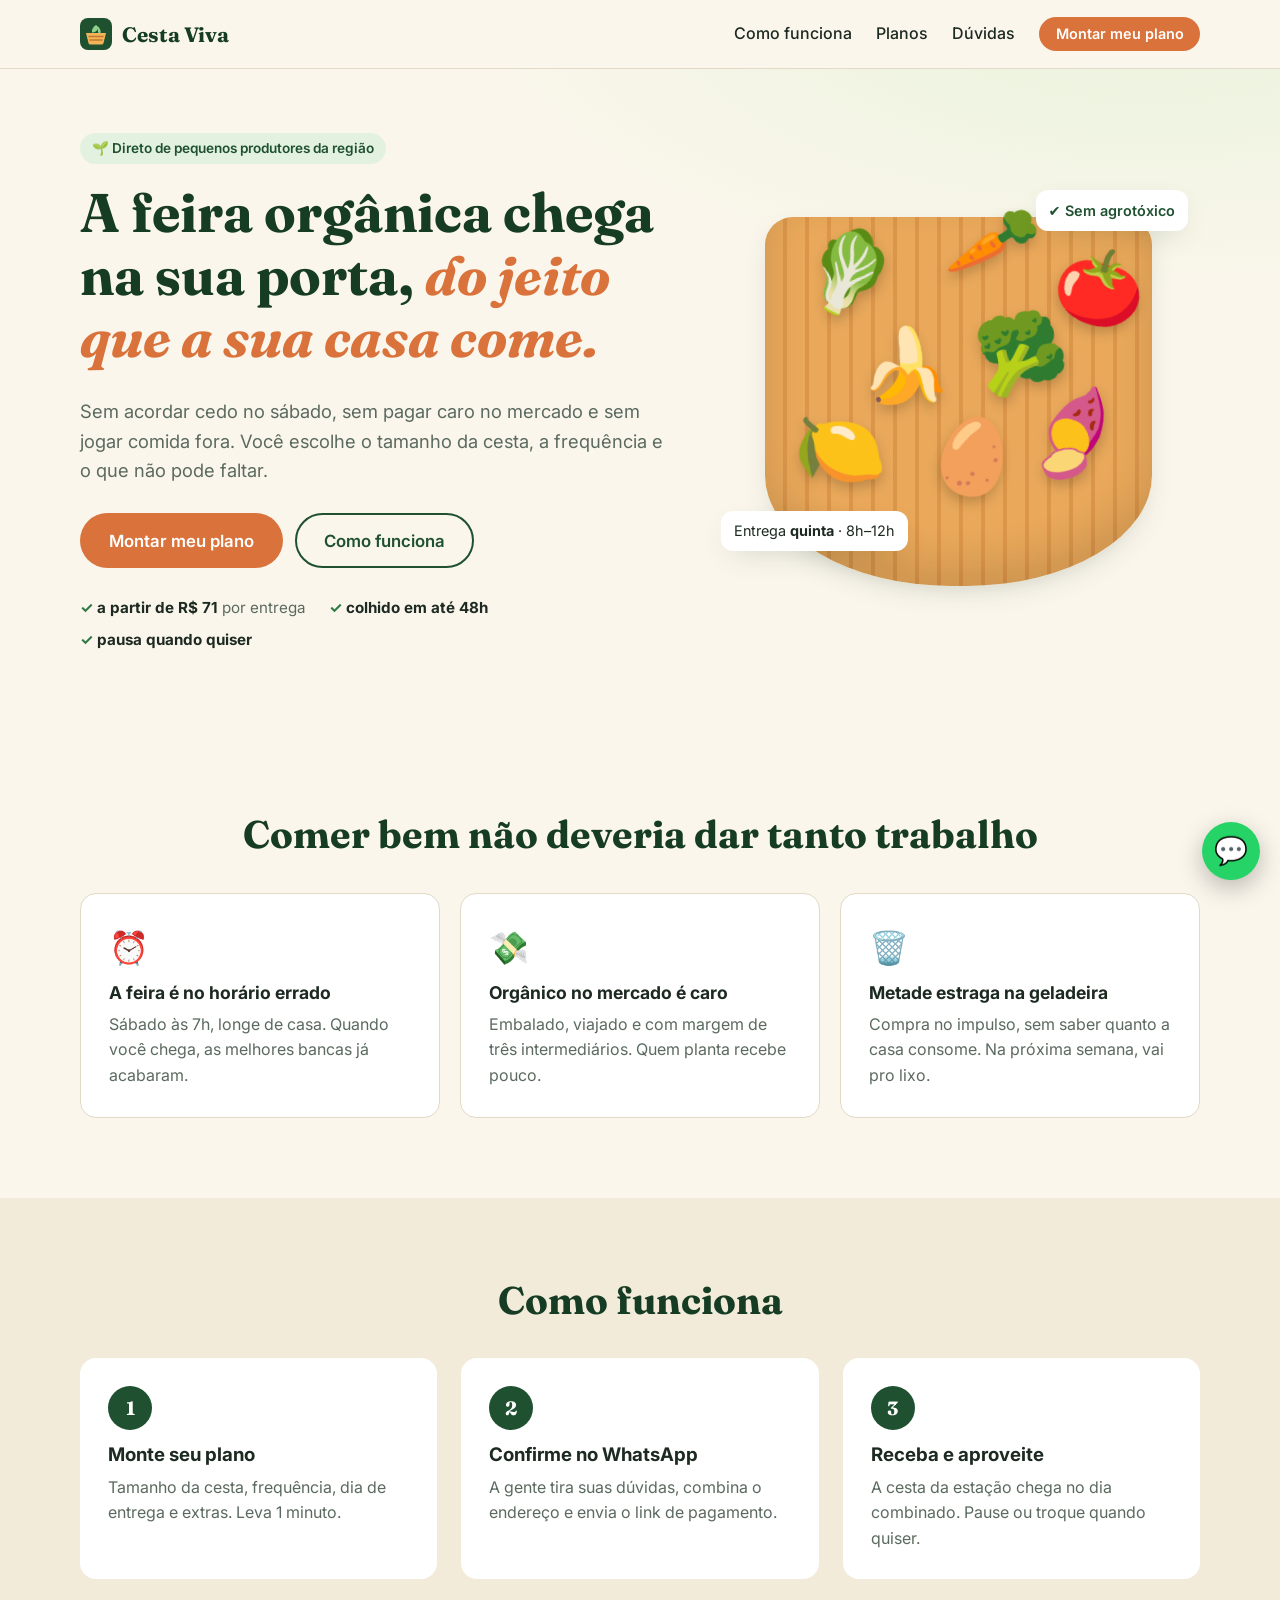
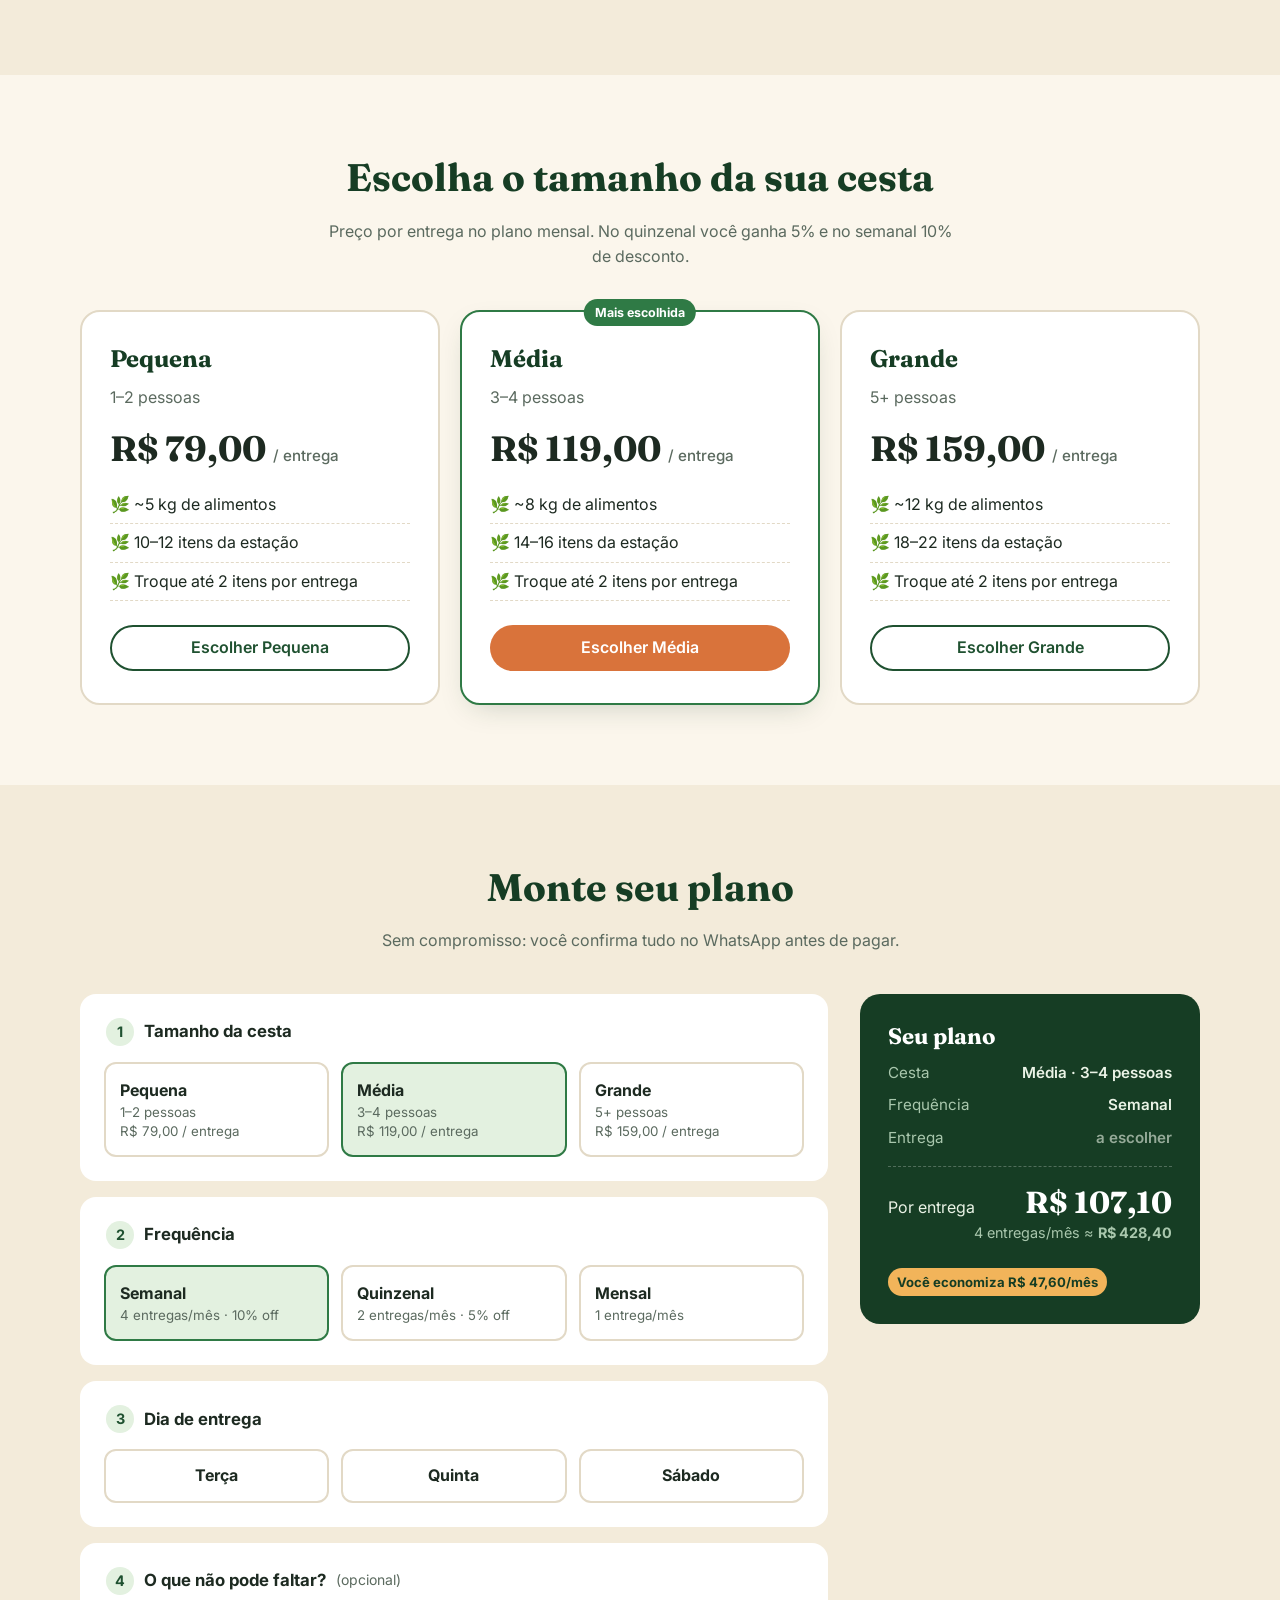
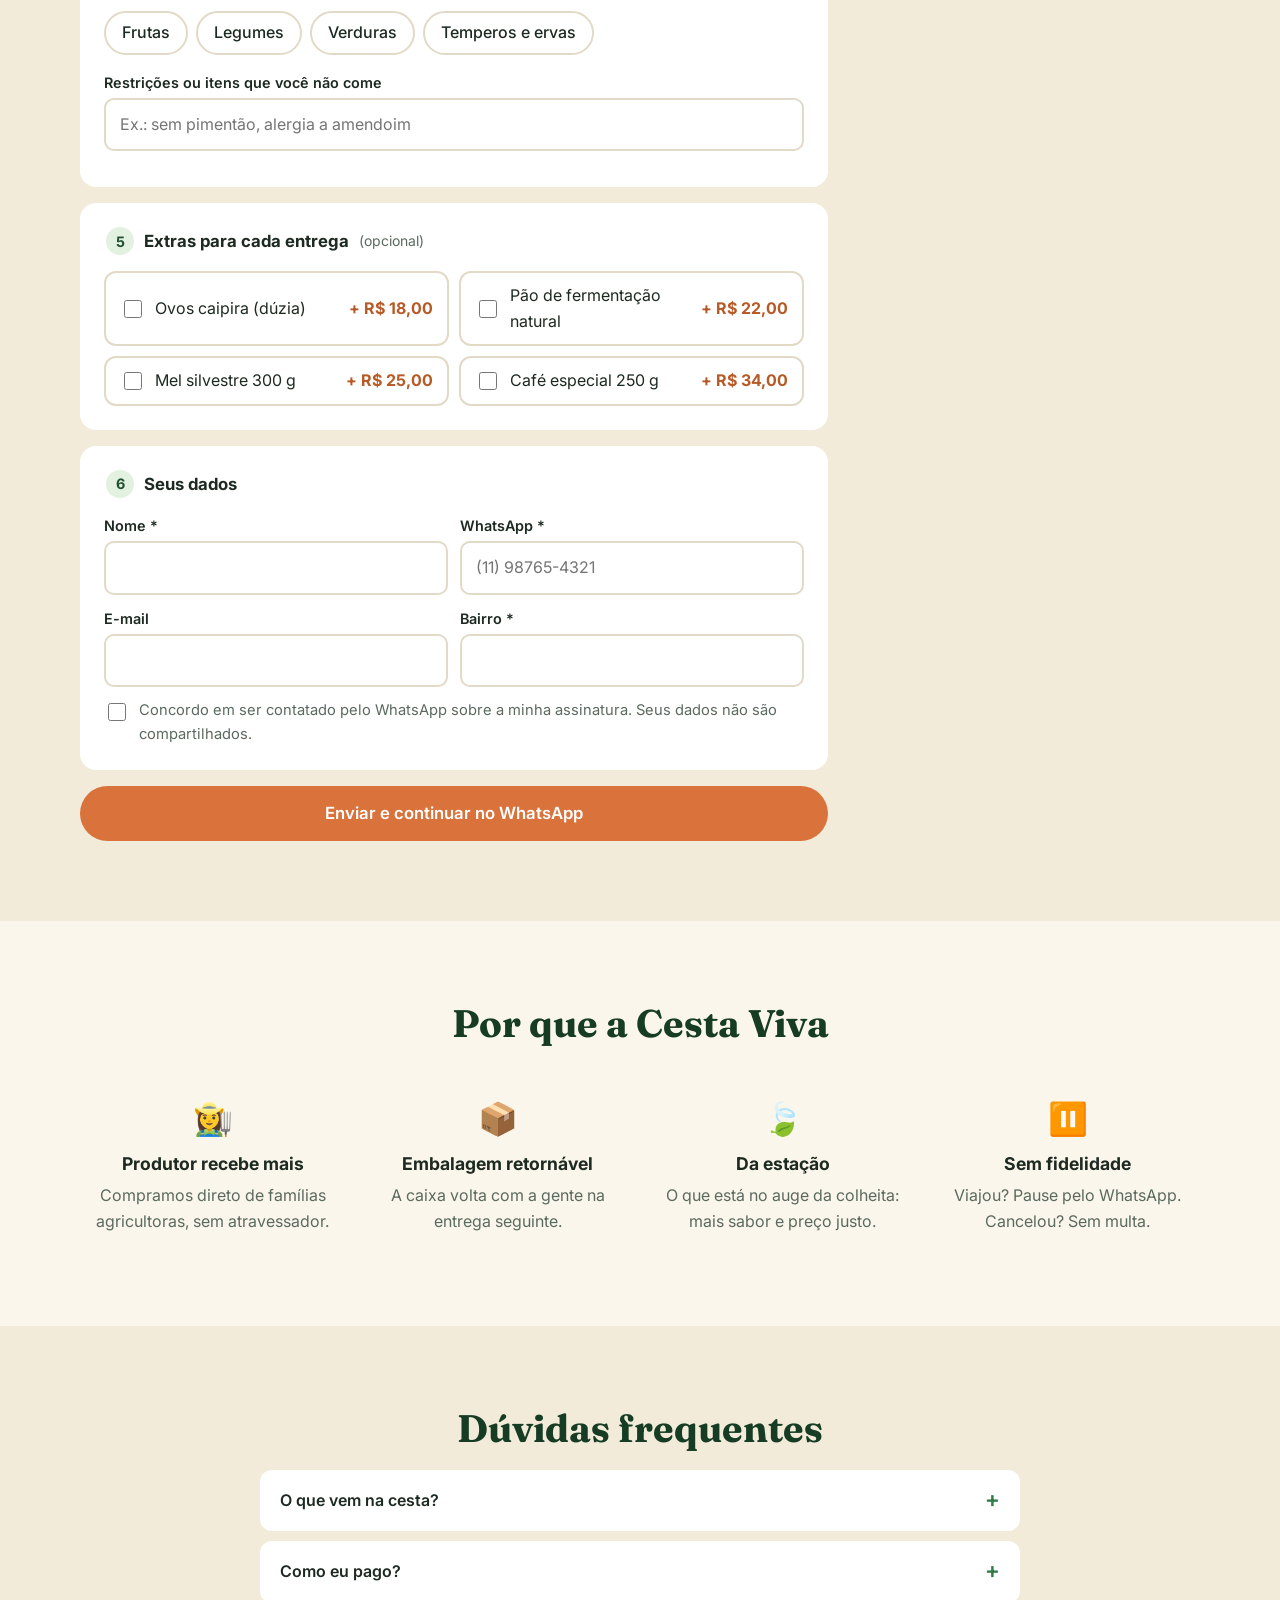
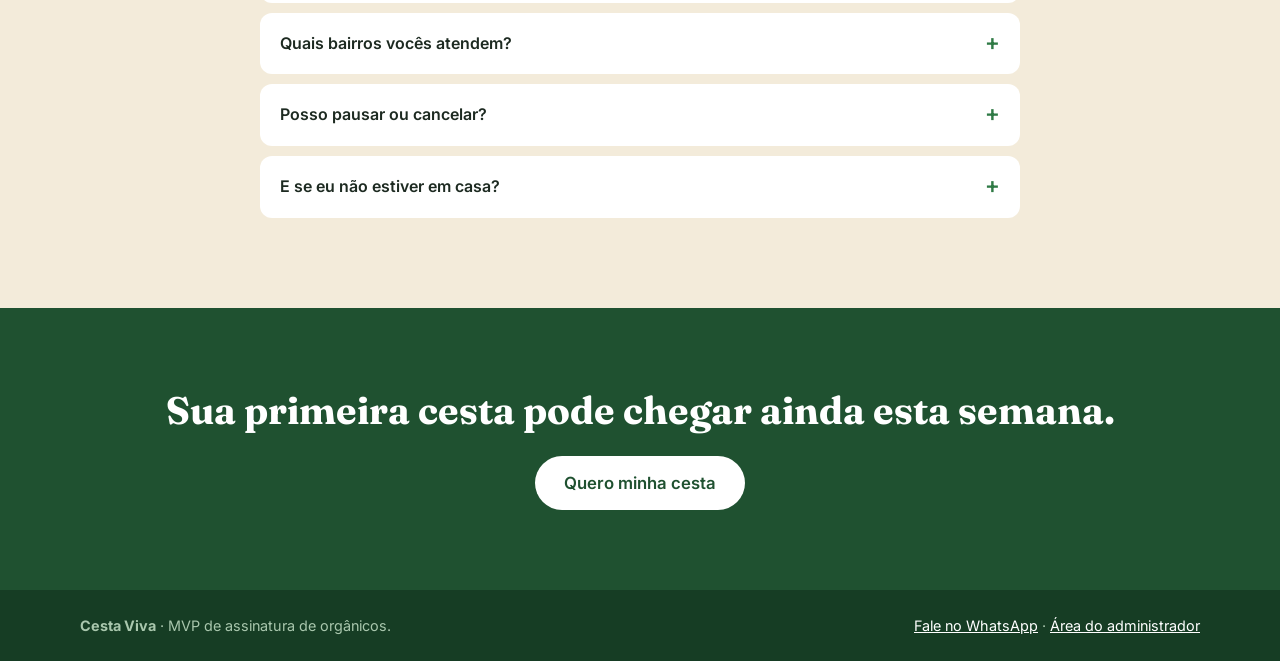
<file: index.html>
<!doctype html>
<html lang="pt-BR">
<head>
  <meta charset="utf-8">
  <meta name="viewport" content="width=device-width, initial-scale=1">
  <title>Cesta Viva — feira orgânica na sua porta</title>
  <meta name="description" content="Assinatura de cestas de orgânicos de pequenos produtores. Monte seu plano em 1 minuto e receba em casa.">
  <link rel="icon" href="assets/favicon.svg" type="image/svg+xml">
  <link rel="preconnect" href="https://fonts.googleapis.com">
  <link rel="preconnect" href="https://fonts.gstatic.com" crossorigin>
  <link href="https://fonts.googleapis.com/css2?family=Fraunces:opsz,wght@9..144,600;9..144,700&family=Inter:wght@400;500;600;700&display=swap" rel="stylesheet">
  <link rel="stylesheet" href="css/style.css">
</head>
<body>
  <a class="skip" href="#montar">Pular para o formulário</a>

  <header class="site-header">
    <div class="container nav">
      <a href="#" class="logo" aria-label="Cesta Viva — início">
        <img src="assets/favicon.svg" alt="" width="32" height="32"> Cesta Viva
      </a>
      <button class="nav-toggle" aria-expanded="false" aria-controls="menu" aria-label="Abrir menu">☰</button>
      <nav id="menu" class="menu">
        <a href="#como-funciona">Como funciona</a>
        <a href="#planos">Planos</a>
        <a href="#faq">Dúvidas</a>
        <a href="#montar" class="btn btn-sm">Montar meu plano</a>
      </nav>
    </div>
  </header>

  <main>
    <!-- HERO -->
    <section class="hero">
      <div class="container hero-grid">
        <div>
          <span class="pill">🌱 Direto de pequenos produtores da região</span>
          <h1>A feira orgânica chega na sua porta, <em>do jeito que a sua casa come.</em></h1>
          <p class="lead">Sem acordar cedo no sábado, sem pagar caro no mercado e sem jogar comida fora. Você escolhe o tamanho da cesta, a frequência e o que não pode faltar.</p>
          <div class="hero-cta">
            <a href="#montar" class="btn btn-lg">Montar meu plano</a>
            <a href="#como-funciona" class="btn btn-ghost btn-lg">Como funciona</a>
          </div>
          <ul class="hero-proof">
            <li><strong>a partir de R$ 71</strong> por entrega</li>
            <li><strong>colhido em até 48h</strong></li>
            <li><strong>pausa quando quiser</strong></li>
          </ul>
        </div>
        <div class="hero-art" aria-hidden="true">
          <div class="basket">
            <span style="--x:12%;--y:8%;--r:-12deg">🥬</span>
            <span style="--x:46%;--y:0%;--r:8deg">🥕</span>
            <span style="--x:72%;--y:12%;--r:18deg">🍅</span>
            <span style="--x:24%;--y:34%;--r:6deg">🍌</span>
            <span style="--x:56%;--y:30%;--r:-10deg">🥦</span>
            <span style="--x:8%;--y:56%;--r:-4deg">🍋</span>
            <span style="--x:40%;--y:58%;--r:12deg">🥚</span>
            <span style="--x:70%;--y:52%;--r:-16deg">🍠</span>
          </div>
          <div class="tag tag-1">Entrega <strong>quinta</strong> · 8h–12h</div>
          <div class="tag tag-2">✔ Sem agrotóxico</div>
        </div>
      </div>
    </section>

    <!-- DOR -->
    <section class="section pain">
      <div class="container">
        <h2 class="section-title">Comer bem não deveria dar tanto trabalho</h2>
        <div class="cards-3">
          <article class="card">
            <span class="icon">⏰</span>
            <h3>A feira é no horário errado</h3>
            <p>Sábado às 7h, longe de casa. Quando você chega, as melhores bancas já acabaram.</p>
          </article>
          <article class="card">
            <span class="icon">💸</span>
            <h3>Orgânico no mercado é caro</h3>
            <p>Embalado, viajado e com margem de três intermediários. Quem planta recebe pouco.</p>
          </article>
          <article class="card">
            <span class="icon">🗑️</span>
            <h3>Metade estraga na geladeira</h3>
            <p>Compra no impulso, sem saber quanto a casa consome. Na próxima semana, vai pro lixo.</p>
          </article>
        </div>
      </div>
    </section>

    <!-- COMO FUNCIONA -->
    <section id="como-funciona" class="section alt">
      <div class="container">
        <h2 class="section-title">Como funciona</h2>
        <ol class="steps">
          <li><span>1</span><h3>Monte seu plano</h3><p>Tamanho da cesta, frequência, dia de entrega e extras. Leva 1 minuto.</p></li>
          <li><span>2</span><h3>Confirme no WhatsApp</h3><p>A gente tira suas dúvidas, combina o endereço e envia o link de pagamento.</p></li>
          <li><span>3</span><h3>Receba e aproveite</h3><p>A cesta da estação chega no dia combinado. Pause ou troque quando quiser.</p></li>
        </ol>
      </div>
    </section>

    <!-- PLANOS -->
    <section id="planos" class="section">
      <div class="container">
        <h2 class="section-title">Escolha o tamanho da sua cesta</h2>
        <p class="section-sub">Preço por entrega no plano mensal. No quinzenal você ganha 5% e no semanal 10% de desconto.</p>
        <div class="plans" id="plan-cards"></div>
      </div>
    </section>

    <!-- FORMULÁRIO -->
    <section id="montar" class="section alt">
      <div class="container">
        <h2 class="section-title">Monte seu plano</h2>
        <p class="section-sub">Sem compromisso: você confirma tudo no WhatsApp antes de pagar.</p>

        <div class="builder">
          <form id="plan-form" novalidate>
            <fieldset>
              <legend><span class="n">1</span> Tamanho da cesta</legend>
              <div class="choice-grid" id="f-size"></div>
            </fieldset>

            <fieldset>
              <legend><span class="n">2</span> Frequência</legend>
              <div class="choice-grid" id="f-frequency"></div>
            </fieldset>

            <fieldset>
              <legend><span class="n">3</span> Dia de entrega</legend>
              <div class="choice-grid small" id="f-day"></div>
            </fieldset>

            <fieldset>
              <legend><span class="n">4</span> O que não pode faltar? <small>(opcional)</small></legend>
              <div class="chips" id="f-preferences"></div>
              <label class="field">
                <span>Restrições ou itens que você não come</span>
                <input type="text" name="notes" maxlength="200" placeholder="Ex.: sem pimentão, alergia a amendoim">
              </label>
            </fieldset>

            <fieldset>
              <legend><span class="n">5</span> Extras para cada entrega <small>(opcional)</small></legend>
              <div class="extras" id="f-extras"></div>
            </fieldset>

            <fieldset>
              <legend><span class="n">6</span> Seus dados</legend>
              <div class="row-2">
                <label class="field">
                  <span>Nome *</span>
                  <input type="text" name="name" autocomplete="name" required maxlength="80">
                </label>
                <label class="field">
                  <span>WhatsApp *</span>
                  <input type="tel" name="phone" autocomplete="tel" inputmode="tel" required placeholder="(11) 98765-4321">
                </label>
              </div>
              <div class="row-2">
                <label class="field">
                  <span>E-mail</span>
                  <input type="email" name="email" autocomplete="email" maxlength="120">
                </label>
                <label class="field">
                  <span>Bairro *</span>
                  <input type="text" name="neighborhood" required maxlength="60">
                </label>
              </div>
              <label class="check">
                <input type="checkbox" name="consent" required>
                <span>Concordo em ser contatado pelo WhatsApp sobre a minha assinatura. Seus dados não são compartilhados.</span>
              </label>
            </fieldset>

            <p class="form-error" id="form-error" role="alert" hidden></p>
            <button type="submit" class="btn btn-lg btn-block">Enviar e continuar no WhatsApp</button>
          </form>

          <aside class="summary" aria-live="polite">
            <h3>Seu plano</h3>
            <div id="summary-body"><p class="muted">Escolha o tamanho e a frequência para ver o valor.</p></div>
          </aside>
        </div>

        <!-- sucesso -->
        <div class="success" id="success" hidden tabindex="-1">
          <div class="success-icon">🧺</div>
          <h3>Pedido recebido, <span id="success-name"></span>!</h3>
          <p>Agora é só confirmar com a gente pelo WhatsApp. A mensagem já vai pronta com o seu plano.</p>
          <a class="btn btn-lg btn-wa" id="success-wa" target="_blank" rel="noopener">💬 Abrir WhatsApp</a>
          <button type="button" class="btn btn-ghost" id="success-back">Montar outro plano</button>
        </div>
      </div>
    </section>

    <!-- BENEFÍCIOS -->
    <section class="section">
      <div class="container">
        <h2 class="section-title">Por que a Cesta Viva</h2>
        <div class="cards-4">
          <article class="card flat"><span class="icon">👩‍🌾</span><h3>Produtor recebe mais</h3><p>Compramos direto de famílias agricultoras, sem atravessador.</p></article>
          <article class="card flat"><span class="icon">📦</span><h3>Embalagem retornável</h3><p>A caixa volta com a gente na entrega seguinte.</p></article>
          <article class="card flat"><span class="icon">🍃</span><h3>Da estação</h3><p>O que está no auge da colheita: mais sabor e preço justo.</p></article>
          <article class="card flat"><span class="icon">⏸️</span><h3>Sem fidelidade</h3><p>Viajou? Pause pelo WhatsApp. Cancelou? Sem multa.</p></article>
        </div>
      </div>
    </section>

    <!-- FAQ -->
    <section id="faq" class="section alt">
      <div class="container narrow">
        <h2 class="section-title">Dúvidas frequentes</h2>
        <details><summary>O que vem na cesta?</summary><p>Uma seleção de frutas, legumes, verduras e temperos da estação. Na véspera da entrega mandamos a lista pelo WhatsApp e você pode trocar até 2 itens.</p></details>
        <details><summary>Como eu pago?</summary><p>Depois de confirmar o plano no WhatsApp, você recebe um link de pagamento (Pix ou cartão). A cobrança é por ciclo de entregas.</p></details>
        <details><summary>Quais bairros vocês atendem?</summary><p>Estamos começando por uma região pequena para garantir frescor. Informe seu bairro no formulário e confirmamos na conversa.</p></details>
        <details><summary>Posso pausar ou cancelar?</summary><p>Sim, a qualquer momento e sem multa. Basta avisar até 2 dias antes da próxima entrega.</p></details>
        <details><summary>E se eu não estiver em casa?</summary><p>Combinamos com a portaria ou um vizinho. A cesta é entregue em caixa térmica retornável.</p></details>
      </div>
    </section>

    <section class="section cta-final">
      <div class="container">
        <h2>Sua primeira cesta pode chegar ainda esta semana.</h2>
        <a href="#montar" class="btn btn-lg btn-light">Quero minha cesta</a>
      </div>
    </section>
  </main>

  <footer class="site-footer">
    <div class="container footer-grid">
      <p><strong>Cesta Viva</strong> · MVP de assinatura de orgânicos.</p>
      <p><a id="footer-wa" target="_blank" rel="noopener">Fale no WhatsApp</a> · <a href="admin.html">Área do administrador</a></p>
    </div>
  </footer>

  <a class="wa-float" id="wa-float" target="_blank" rel="noopener" aria-label="Falar no WhatsApp">💬</a>

  <script src="js/shared.js"></script>
  <script src="js/store.js"></script>
  <script src="js/app.js"></script>
</body>
</html>
</file>
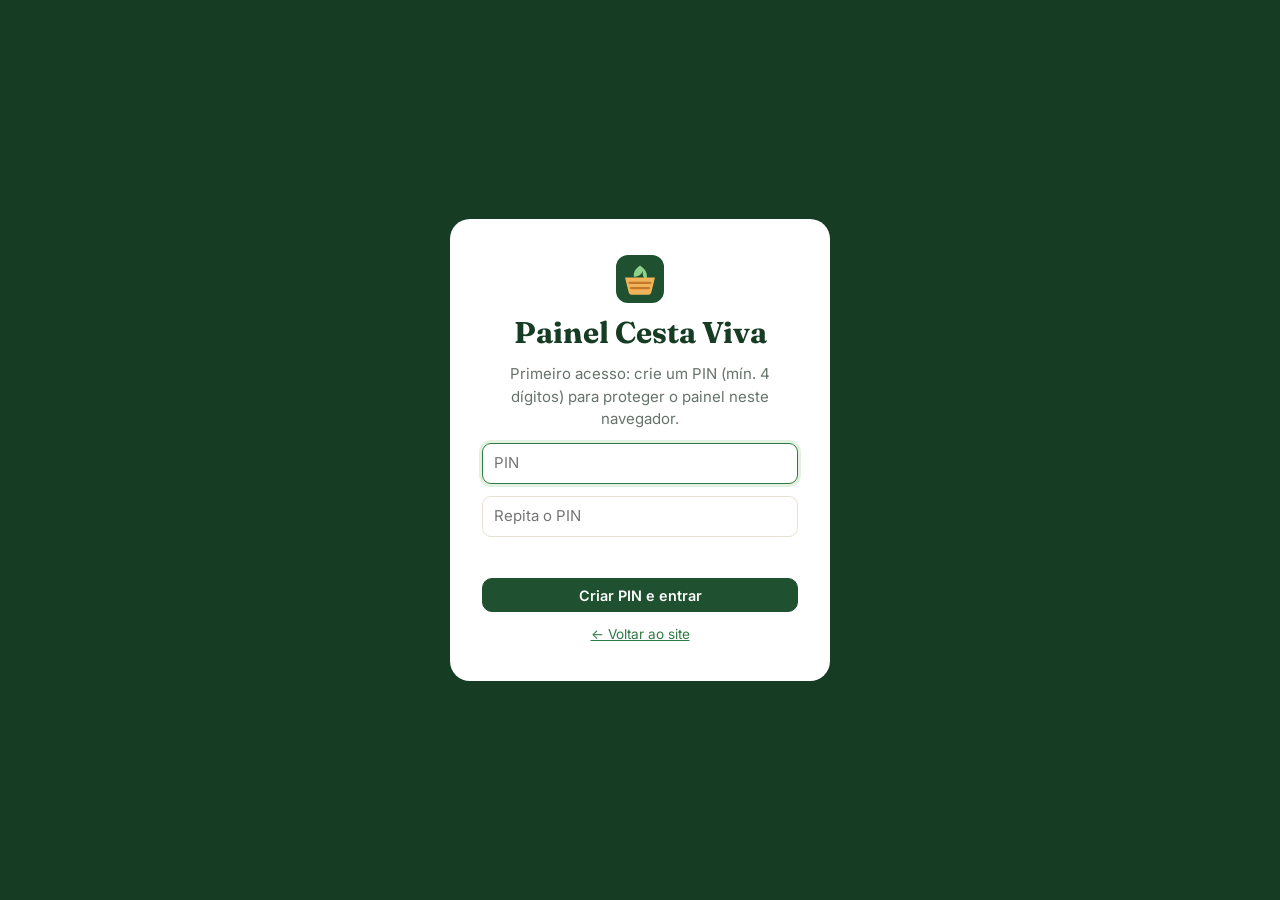
<file: admin.html>
<!doctype html>
<html lang="pt-BR">
<head>
  <meta charset="utf-8">
  <meta name="viewport" content="width=device-width, initial-scale=1">
  <meta name="robots" content="noindex, nofollow">
  <title>Painel · Cesta Viva</title>
  <link rel="icon" href="assets/favicon.svg" type="image/svg+xml">
  <link rel="preconnect" href="https://fonts.googleapis.com">
  <link rel="preconnect" href="https://fonts.gstatic.com" crossorigin>
  <link href="https://fonts.googleapis.com/css2?family=Fraunces:opsz,wght@9..144,700&family=Inter:wght@400;500;600;700&display=swap" rel="stylesheet">
  <link rel="stylesheet" href="css/admin.css">
</head>
<body>
  <!-- ===== Acesso por PIN ===== -->
  <div class="gate" id="gate" hidden>
    <form class="gate-card" id="gate-form">
      <img src="assets/favicon.svg" alt="" width="48" height="48">
      <h1>Painel Cesta Viva</h1>
      <p id="gate-msg" class="muted"></p>
      <input type="password" id="gate-pin" inputmode="numeric" autocomplete="current-password" placeholder="PIN" minlength="4" maxlength="12" required>
      <input type="password" id="gate-pin2" inputmode="numeric" autocomplete="new-password" placeholder="Repita o PIN" minlength="4" maxlength="12" hidden>
      <p class="gate-err" id="gate-err" role="alert"></p>
      <button class="btn btn-primary btn-block" type="submit">Entrar</button>
      <a href="index.html" class="small">← Voltar ao site</a>
    </form>
  </div>

  <!-- ===== Aplicação ===== -->
  <div class="app" id="app" hidden>
    <aside class="sidebar" id="sidebar">
      <a class="brand" href="index.html" title="Ver site"><img src="assets/favicon.svg" alt="" width="30" height="30"> Cesta Viva</a>
      <nav>
        <button data-view="dashboard" class="active">📊 <span>Visão geral</span></button>
        <button data-view="leads">🧲 <span>Leads</span> <em class="count" id="count-leads"></em></button>
        <button data-view="clients">🧺 <span>Clientes</span></button>
        <button data-view="deliveries">🚚 <span>Entregas</span> <em class="count" id="count-deliveries"></em></button>
        <button data-view="reminders">⏰ <span>Lembretes</span> <em class="count warn" id="count-reminders"></em></button>
        <button data-view="settings">⚙️ <span>Dados</span></button>
      </nav>
      <button class="logout" id="logout">Sair</button>
    </aside>

    <main class="main">
      <header class="topbar">
        <button class="menu-btn" id="menu-btn" aria-label="Menu">☰</button>
        <h1 id="view-title">Visão geral</h1>
        <div class="top-actions" id="top-actions"></div>
      </header>

      <section class="view" data-view="dashboard"></section>
      <section class="view" data-view="leads" hidden></section>
      <section class="view" data-view="clients" hidden></section>
      <section class="view" data-view="deliveries" hidden></section>
      <section class="view" data-view="reminders" hidden></section>
      <section class="view" data-view="settings" hidden></section>
    </main>
  </div>

  <!-- ===== Modal: lead / cliente ===== -->
  <dialog id="dlg-record">
    <form method="dialog" id="record-form">
      <header class="dlg-head"><h2 id="record-title">Novo lead</h2><button value="cancel" class="x" aria-label="Fechar">×</button></header>
      <div class="dlg-body">
        <div class="grid-2">
          <label>Nome *<input name="name" required maxlength="80"></label>
          <label>WhatsApp *<input name="phone" required inputmode="tel" placeholder="(11) 98765-4321"></label>
          <label>E-mail<input name="email" type="email" maxlength="120"></label>
          <label>Bairro<input name="neighborhood" maxlength="60"></label>
        </div>
        <label class="only-client">Endereço completo<input name="address" maxlength="160" placeholder="Rua, número, complemento"></label>
        <div class="grid-3">
          <label>Cesta<select name="size" id="sel-size"></select></label>
          <label>Frequência<select name="frequency" id="sel-frequency"></select></label>
          <label>Dia<select name="day" id="sel-day"></select></label>
        </div>
        <fieldset><legend>Preferências</legend><div class="checks" id="chk-preferences"></div></fieldset>
        <fieldset><legend>Extras</legend><div class="checks" id="chk-extras"></div></fieldset>
        <label>Restrições / observações<input name="notes" maxlength="200"></label>
        <div class="grid-3 only-client">
          <label>Status<select name="status">
            <option value="ativo">Ativo</option><option value="pausado">Pausado</option><option value="cancelado">Cancelado</option>
          </select></label>
          <label>Pagamento<select name="payment">
            <option value="pendente">Pendente</option><option value="em_dia">Em dia</option><option value="atrasado">Atrasado</option>
          </select></label>
          <label>Início<input name="startDate" type="date"></label>
        </div>
        <p class="dlg-total" id="record-total"></p>
      </div>
      <footer class="dlg-foot">
        <button value="cancel" class="btn">Cancelar</button>
        <button value="save" class="btn btn-primary" id="record-save">Salvar</button>
      </footer>
    </form>
  </dialog>

  <!-- ===== Modal: importar do WhatsApp ===== -->
  <dialog id="dlg-import">
    <form method="dialog" id="import-form">
      <header class="dlg-head"><h2>Importar lead do WhatsApp</h2><button value="cancel" class="x" aria-label="Fechar">×</button></header>
      <div class="dlg-body">
        <p class="muted">Cole aqui a mensagem que o cliente enviou pelo site. O painel lê os campos e cria o lead sem digitar tudo de novo.</p>
        <textarea name="text" rows="12" placeholder="Olá, Cesta Viva! Quero assinar a cesta 🧺&#10;&#10;Nome: ...&#10;WhatsApp: ..."></textarea>
        <p class="gate-err" id="import-err" role="alert"></p>
      </div>
      <footer class="dlg-foot">
        <button value="cancel" class="btn">Cancelar</button>
        <button value="import" class="btn btn-primary">Ler mensagem</button>
      </footer>
    </form>
  </dialog>

  <div class="toast" id="toast" role="status" aria-live="polite"></div>

  <script src="js/shared.js"></script>
  <script src="js/store.js"></script>
  <script src="js/admin.js"></script>
</body>
</html>
</file>
<file: css/style.css>
/* =========================================================
   Cesta Viva — landing page
   ========================================================= */
:root {
  --green-900: #163d24;
  --green-800: #1f5130;
  --green-600: #2f7a45;
  --green-100: #e3f1e0;
  --cream: #fbf6ec;
  --cream-2: #f3ebda;
  --terra: #d9733b;
  --terra-dark: #b85a26;
  --ink: #1d2a21;
  --muted: #5b6a5f;
  --line: #e2d9c6;
  --white: #fff;
  --wa: #25d366;
  --radius: 16px;
  --shadow: 0 10px 30px -12px rgba(22, 61, 36, .25);
  --font-display: 'Fraunces', Georgia, serif;
  --font: 'Inter', system-ui, -apple-system, 'Segoe UI', sans-serif;
}

* { box-sizing: border-box; }
[hidden] { display: none !important; }
html { scroll-behavior: smooth; scroll-padding-top: 80px; }
body { margin: 0; font-family: var(--font); color: var(--ink); background: var(--cream); line-height: 1.6; -webkit-font-smoothing: antialiased; }
img { max-width: 100%; }
a { color: var(--green-600); }
h1, h2, h3 { line-height: 1.15; margin: 0 0 .5em; }
h1, h2 { font-family: var(--font-display); color: var(--green-900); }
p { margin: 0 0 1em; }

.container { width: min(1120px, 100% - 32px); margin-inline: auto; }
.container.narrow { width: min(760px, 100% - 32px); }
.muted { color: var(--muted); }

.skip { position: absolute; left: -999px; top: 8px; background: var(--green-800); color: #fff; padding: 8px 12px; border-radius: 8px; z-index: 100; }
.skip:focus { left: 8px; }

/* ---------- botões ---------- */
.btn {
  display: inline-flex; align-items: center; justify-content: center; gap: .5em;
  background: var(--terra); color: #fff; border: 2px solid transparent;
  padding: .7em 1.3em; border-radius: 999px; font: 600 1rem/1.2 var(--font);
  text-decoration: none; cursor: pointer; transition: transform .15s, background .15s, box-shadow .15s;
}
.btn:hover { background: var(--terra-dark); transform: translateY(-1px); box-shadow: var(--shadow); }
.btn:focus-visible, a:focus-visible, input:focus-visible, button:focus-visible, summary:focus-visible { outline: 3px solid #f2b45a; outline-offset: 2px; }
.btn-sm { padding: .45em 1em; font-size: .9rem; }
.btn-lg { padding: .9em 1.6em; font-size: 1.05rem; }
.btn-block { width: 100%; }
.btn-ghost { background: transparent; color: var(--green-800); border-color: var(--green-800); }
.btn-ghost:hover { background: var(--green-800); color: #fff; }
.btn-light { background: #fff; color: var(--green-800); }
.btn-light:hover { background: var(--cream-2); }
.btn-wa { background: var(--wa); color: #073b1c; }
.btn-wa:hover { background: #1ebe5b; }

/* ---------- header ---------- */
.site-header { position: sticky; top: 0; z-index: 50; background: rgba(251, 246, 236, .92); backdrop-filter: blur(8px); border-bottom: 1px solid var(--line); }
.nav { display: flex; align-items: center; justify-content: space-between; height: 68px; }
.logo { display: flex; align-items: center; gap: 10px; font: 700 1.3rem var(--font-display); color: var(--green-900); text-decoration: none; }
.menu { display: flex; align-items: center; gap: 24px; }
.menu a:not(.btn) { color: var(--ink); text-decoration: none; font-weight: 500; }
.menu a:not(.btn):hover { color: var(--green-600); }
.nav-toggle { display: none; background: none; border: 0; font-size: 1.6rem; cursor: pointer; color: var(--green-900); }

/* ---------- hero ---------- */
.hero { padding: 64px 0 80px; background: radial-gradient(1200px 500px at 90% -10%, #e9f3dc 0%, transparent 60%); }
.hero-grid { display: grid; grid-template-columns: 1.1fr .9fr; gap: 48px; align-items: center; }
.pill { display: inline-block; background: var(--green-100); color: var(--green-800); font-weight: 600; font-size: .85rem; padding: .35em .9em; border-radius: 999px; margin-bottom: 18px; }
.hero h1 { font-size: clamp(2.1rem, 4.6vw, 3.4rem); }
.hero h1 em { color: var(--terra); font-style: italic; }
.lead { font-size: 1.15rem; color: var(--muted); max-width: 34em; }
.hero-cta { display: flex; flex-wrap: wrap; gap: 12px; margin: 28px 0; }
.hero-proof { display: flex; flex-wrap: wrap; gap: 8px 24px; list-style: none; padding: 0; margin: 0; color: var(--muted); font-size: .95rem; }
.hero-proof li::before { content: '✓ '; color: var(--green-600); font-weight: 700; }
.hero-proof strong { color: var(--ink); }

.hero-art { position: relative; aspect-ratio: 1; max-width: 440px; justify-self: center; width: 100%; }
.basket {
  position: absolute; inset: 10% 6% 6%; border-radius: 28px 28px 48% 48% / 28px 28px 30% 30%;
  background: repeating-linear-gradient(90deg, #e9a85a 0 18px, #dc964a 18px 22px), #e9a85a;
  box-shadow: inset 0 -20px 40px rgba(0,0,0,.12), var(--shadow);
}
.basket span { position: absolute; left: var(--x); top: var(--y); font-size: clamp(3rem, 8vw, 4.6rem); transform: rotate(var(--r)) translateY(-30%); filter: drop-shadow(0 6px 6px rgba(0,0,0,.18)); animation: bob 4s ease-in-out infinite; }
.basket span:nth-child(odd) { animation-delay: -2s; }
@keyframes bob { 50% { transform: rotate(var(--r)) translateY(-36%); } }
.tag { position: absolute; background: #fff; border-radius: 12px; padding: .6em .9em; font-size: .9rem; box-shadow: var(--shadow); }
.tag-1 { left: -4%; bottom: 14%; }
.tag-2 { right: -2%; top: 4%; color: var(--green-800); font-weight: 600; }

/* ---------- seções ---------- */
.section { padding: 80px 0; }
.section.alt { background: var(--cream-2); }
.section-title { font-size: clamp(1.7rem, 3.4vw, 2.4rem); text-align: center; }
.section-sub { text-align: center; color: var(--muted); max-width: 40em; margin: 0 auto 40px; }
.section-title + .cards-3, .section-title + .cards-4, .section-title + .steps { margin-top: 36px; }

.cards-3, .cards-4 { display: grid; gap: 20px; }
.cards-3 { grid-template-columns: repeat(3, 1fr); }
.cards-4 { grid-template-columns: repeat(4, 1fr); }
.card { background: #fff; border-radius: var(--radius); padding: 28px; border: 1px solid var(--line); }
.card.flat { background: transparent; border: 0; padding: 12px; text-align: center; }
.card .icon { font-size: 2rem; display: block; margin-bottom: 10px; }
.card h3 { font-size: 1.1rem; }
.card p { color: var(--muted); margin: 0; }

.steps { list-style: none; padding: 0; display: grid; grid-template-columns: repeat(3, 1fr); gap: 24px; counter-reset: none; }
.steps li { background: #fff; border-radius: var(--radius); padding: 28px; position: relative; }
.steps li > span { display: grid; place-items: center; width: 44px; height: 44px; border-radius: 50%; background: var(--green-800); color: #fff; font: 700 1.2rem var(--font-display); margin-bottom: 14px; }
.steps p { color: var(--muted); margin: 0; }

/* ---------- planos ---------- */
.plans { display: grid; grid-template-columns: repeat(3, 1fr); gap: 20px; align-items: stretch; }
.plan { background: #fff; border: 2px solid var(--line); border-radius: 20px; padding: 32px 28px; display: flex; flex-direction: column; position: relative; }
.plan.featured { border-color: var(--green-600); box-shadow: var(--shadow); }
.plan .badge { position: absolute; top: -13px; left: 50%; transform: translateX(-50%); background: var(--green-600); color: #fff; font-size: .78rem; font-weight: 700; padding: .3em .9em; border-radius: 999px; white-space: nowrap; }
.plan h3 { font: 700 1.5rem var(--font-display); color: var(--green-900); }
.plan .people { color: var(--muted); margin-bottom: 16px; }
.plan .price { font: 700 2.2rem var(--font-display); color: var(--ink); }
.plan .price small { font: 500 .95rem var(--font); color: var(--muted); }
.plan ul { list-style: none; padding: 0; margin: 16px 0 24px; flex: 1; }
.plan li { padding: 6px 0; border-bottom: 1px dashed var(--line); }
.plan li::before { content: '🌿 '; }

/* ---------- formulário ---------- */
.builder { display: grid; grid-template-columns: 1fr 340px; gap: 32px; align-items: start; }
form fieldset { border: 0; background: #fff; border-radius: var(--radius); padding: 24px; margin: 0 0 16px; }
legend { font-weight: 700; font-size: 1.05rem; display: flex; align-items: center; gap: 10px; float: left; width: 100%; margin-bottom: 16px; }
legend + * { clear: both; }
legend small { font-weight: 400; color: var(--muted); }
legend .n { display: grid; place-items: center; width: 28px; height: 28px; border-radius: 50%; background: var(--green-100); color: var(--green-800); font-size: .9rem; }

.choice-grid { display: grid; grid-template-columns: repeat(3, 1fr); gap: 12px; }
.choice { position: relative; }
.choice input { position: absolute; opacity: 0; inset: 0; cursor: pointer; }
.choice label { display: block; height: 100%; border: 2px solid var(--line); border-radius: 12px; padding: 14px; cursor: pointer; transition: border-color .15s, background .15s; }
.choice label strong { display: block; }
.choice label small { color: var(--muted); display: block; line-height: 1.4; }
.choice input:checked + label { border-color: var(--green-600); background: var(--green-100); }
.choice input:focus-visible + label { outline: 3px solid #f2b45a; outline-offset: 2px; }
.choice-grid.small label { text-align: center; padding: 12px 8px; }

.chips { display: flex; flex-wrap: wrap; gap: 8px; margin-bottom: 16px; }
.chip input { position: absolute; opacity: 0; }
.chip span { display: inline-block; padding: .45em 1em; border-radius: 999px; border: 2px solid var(--line); cursor: pointer; font-weight: 500; }
.chip input:checked + span { background: var(--green-800); border-color: var(--green-800); color: #fff; }
.chip input:focus-visible + span { outline: 3px solid #f2b45a; outline-offset: 2px; }

.extras { display: grid; grid-template-columns: 1fr 1fr; gap: 10px; }
.extra { display: flex; align-items: center; gap: 10px; border: 2px solid var(--line); border-radius: 12px; padding: 10px 14px; cursor: pointer; }
.extra:has(input:checked) { border-color: var(--terra); background: #fdf0e6; }
.extra input { width: 18px; height: 18px; accent-color: var(--terra); }
.extra span { flex: 1; }
.extra b { color: var(--terra-dark); white-space: nowrap; }

.row-2 { display: grid; grid-template-columns: 1fr 1fr; gap: 12px; }
.field { display: block; margin-bottom: 12px; }
.field span { display: block; font-weight: 600; font-size: .9rem; margin-bottom: 4px; }
.field input { width: 100%; padding: .75em .9em; border: 2px solid var(--line); border-radius: 10px; font: inherit; background: #fff; }
.field input:focus { border-color: var(--green-600); outline: none; }
.field input[aria-invalid="true"] { border-color: #c0392b; background: #fdf3f2; }
.check { display: flex; gap: 10px; align-items: flex-start; font-size: .92rem; color: var(--muted); cursor: pointer; }
.check input { margin-top: 4px; width: 18px; height: 18px; accent-color: var(--green-600); flex-shrink: 0; }
.form-error { background: #fdecea; color: #922; border-radius: 10px; padding: 12px 16px; font-weight: 500; }

.summary { position: sticky; top: 92px; background: var(--green-900); color: #eaf3e6; border-radius: 20px; padding: 28px; }
.summary h3 { font: 700 1.4rem var(--font-display); color: #fff; }
.summary dl { margin: 0; display: grid; grid-template-columns: auto 1fr; gap: 8px 12px; font-size: .95rem; }
.summary dt { color: #a9c7ad; }
.summary dd { margin: 0; text-align: right; font-weight: 600; }
.summary hr { border: 0; border-top: 1px dashed rgba(255,255,255,.25); margin: 16px 0; }
.summary .total { display: flex; justify-content: space-between; align-items: baseline; }
.summary .total strong { font: 700 1.9rem var(--font-display); color: #fff; }
.summary .monthly { color: #a9c7ad; font-size: .9rem; text-align: right; }
.summary .save { display: inline-block; margin-top: 10px; background: #f2b45a; color: var(--green-900); font-weight: 700; font-size: .82rem; padding: .25em .7em; border-radius: 999px; }

.success { max-width: 560px; margin: 0 auto; background: #fff; border-radius: 24px; padding: 48px 32px; text-align: center; box-shadow: var(--shadow); }
.success:focus { outline: none; }
.success-icon { font-size: 3.4rem; }
.success .btn { margin: 6px; }

/* ---------- FAQ / CTA / footer ---------- */
details { background: #fff; border-radius: 12px; margin-bottom: 10px; padding: 0 20px; }
summary { cursor: pointer; font-weight: 600; padding: 18px 0; list-style: none; display: flex; justify-content: space-between; }
summary::-webkit-details-marker { display: none; }
summary::after { content: '+'; font-size: 1.4rem; line-height: 1; color: var(--green-600); }
details[open] summary::after { content: '–'; }
details p { color: var(--muted); padding-bottom: 6px; }

.cta-final { background: var(--green-800); text-align: center; }
.cta-final h2 { color: #fff; font-size: clamp(1.6rem, 3.4vw, 2.4rem); margin-bottom: 24px; }

.site-footer { background: var(--green-900); color: #a9c7ad; padding: 24px 0; font-size: .9rem; }
.site-footer a { color: #fff; }
.footer-grid { display: flex; flex-wrap: wrap; justify-content: space-between; gap: 8px; }
.footer-grid p { margin: 0; }

.wa-float { position: fixed; right: 20px; bottom: 20px; width: 58px; height: 58px; border-radius: 50%; background: var(--wa); display: grid; place-items: center; font-size: 1.7rem; text-decoration: none; box-shadow: 0 8px 24px rgba(0,0,0,.25); z-index: 40; transition: transform .15s; }
.wa-float:hover { transform: scale(1.08); }

/* ---------- responsivo ---------- */
@media (max-width: 960px) {
  .hero-grid, .builder { grid-template-columns: 1fr; }
  .hero-art { max-width: 360px; }
  .summary { position: static; order: -1; }
  .cards-4 { grid-template-columns: repeat(2, 1fr); }
}
@media (max-width: 760px) {
  .nav-toggle { display: block; }
  .menu { position: absolute; top: 68px; left: 0; right: 0; flex-direction: column; align-items: stretch; gap: 0; background: var(--cream); border-bottom: 1px solid var(--line); padding: 8px 16px 16px; display: none; }
  .menu.open { display: flex; }
  .menu a { padding: 12px 0; }
  .menu .btn { margin-top: 8px; }
  .cards-3, .steps, .plans { grid-template-columns: 1fr; }
  .plan.featured { order: -1; }
  .choice-grid, .extras, .row-2 { grid-template-columns: 1fr; }
  .choice-grid.small { grid-template-columns: repeat(3, 1fr); }
  .section { padding: 56px 0; }
  .hero { padding: 40px 0 56px; }
  .tag-1 { left: 0; }
  .tag-2 { right: 0; }
}
@media (prefers-reduced-motion: reduce) {
  html { scroll-behavior: auto; }
  .basket span { animation: none; }
}
</file>
<file: css/admin.css>
/* =========================================================
   Cesta Viva — painel administrativo
   ========================================================= */
:root {
  --green-900: #163d24;
  --green-800: #1f5130;
  --green-600: #2f7a45;
  --green-100: #e3f1e0;
  --terra: #d9733b;
  --amber: #b7791f;
  --amber-bg: #fdf3dc;
  --red: #b4352a;
  --red-bg: #fdecea;
  --blue: #2c5d8f;
  --blue-bg: #e6eef8;
  --bg: #f6f4ee;
  --surface: #fff;
  --ink: #1d2a21;
  --muted: #66736a;
  --line: #e6e1d4;
  --radius: 14px;
  --font: 'Inter', system-ui, -apple-system, 'Segoe UI', sans-serif;
}
* { box-sizing: border-box; }
body { margin: 0; font: 15px/1.5 var(--font); color: var(--ink); background: var(--bg); -webkit-font-smoothing: antialiased; }
h1, h2, h3 { margin: 0; line-height: 1.2; }
.muted { color: var(--muted); }
.small { font-size: .85rem; }
a { color: var(--green-600); }
[hidden] { display: none !important; }

/* ---------- botões e inputs ---------- */
.btn { display: inline-flex; align-items: center; gap: 6px; padding: .55em 1em; border-radius: 10px; border: 1px solid var(--line); background: #fff; color: var(--ink); font: 600 .9rem var(--font); cursor: pointer; text-decoration: none; white-space: nowrap; }
.btn:hover { background: #f1efe8; }
.btn-primary { background: var(--green-800); border-color: var(--green-800); color: #fff; }
.btn-primary:hover { background: var(--green-900); }
.btn-danger { color: var(--red); border-color: #f0c9c4; }
.btn-danger:hover { background: var(--red-bg); }
.btn-block { width: 100%; justify-content: center; }
.icon-btn { border: 0; background: transparent; cursor: pointer; font-size: 1.05rem; padding: 6px; border-radius: 8px; line-height: 1; text-decoration: none; }
.icon-btn:hover { background: #efece3; }
:focus-visible { outline: 3px solid #f2b45a; outline-offset: 2px; }

input, select, textarea { font: inherit; padding: .55em .7em; border: 1px solid var(--line); border-radius: 9px; background: #fff; color: var(--ink); width: 100%; }
input:focus, select:focus, textarea:focus { outline: none; border-color: var(--green-600); box-shadow: 0 0 0 3px var(--green-100); }
select.inline { width: auto; padding: .3em .5em; font-size: .85rem; font-weight: 600; border-radius: 999px; }

/* ---------- gate ---------- */
.gate { min-height: 100vh; display: grid; place-items: center; padding: 16px; background: var(--green-900); }
.gate-card { background: #fff; padding: 36px 32px; border-radius: 20px; width: min(380px, 100%); display: grid; gap: 12px; text-align: center; justify-items: center; }
.gate-card h1 { font-family: 'Fraunces', serif; color: var(--green-900); }
.gate-card p { margin: 0; }
.gate-err { color: var(--red); font-size: .88rem; min-height: 1.2em; margin: 0; }

/* ---------- layout ---------- */
.app { display: grid; grid-template-columns: 240px 1fr; min-height: 100vh; }
.sidebar { background: var(--green-900); color: #cfe2d2; padding: 20px 12px; display: flex; flex-direction: column; position: sticky; top: 0; height: 100vh; }
.brand { display: flex; align-items: center; gap: 10px; color: #fff; font: 700 1.2rem 'Fraunces', serif; text-decoration: none; padding: 4px 10px 22px; }
.sidebar nav { display: grid; gap: 4px; }
.sidebar nav button { display: flex; align-items: center; gap: 10px; background: transparent; border: 0; color: inherit; font: 500 .95rem var(--font); padding: 10px 12px; border-radius: 10px; cursor: pointer; text-align: left; }
.sidebar nav button span { flex: 1; }
.sidebar nav button:hover { background: rgba(255,255,255,.07); }
.sidebar nav button.active { background: rgba(255,255,255,.14); color: #fff; }
.count { font-style: normal; font-size: .75rem; font-weight: 700; background: var(--terra); color: #fff; border-radius: 999px; padding: 1px 8px; }
.count:empty { display: none; }
.count.warn { background: #e0a43a; color: var(--green-900); }
.logout { margin-top: auto; background: transparent; border: 1px solid rgba(255,255,255,.2); color: #cfe2d2; border-radius: 10px; padding: 8px; cursor: pointer; font: inherit; }
.logout:hover { background: rgba(255,255,255,.07); }

.main { padding: 24px 32px 48px; min-width: 0; }
.topbar { display: flex; align-items: center; gap: 16px; margin-bottom: 24px; flex-wrap: wrap; }
.topbar h1 { font-size: 1.6rem; flex: 1; }
.top-actions { display: flex; gap: 8px; flex-wrap: wrap; }
.menu-btn { display: none; border: 0; background: none; font-size: 1.5rem; cursor: pointer; }

/* ---------- componentes ---------- */
.kpis { display: grid; grid-template-columns: repeat(auto-fit, minmax(150px, 1fr)); gap: 14px; margin-bottom: 20px; }
.kpi { background: var(--surface); border: 1px solid var(--line); border-radius: var(--radius); padding: 16px 18px; }
.kpi span { color: var(--muted); font-size: .85rem; }
.kpi strong { display: block; font-size: 1.7rem; margin-top: 2px; }
.kpi small { color: var(--muted); }
.kpi.accent { background: var(--green-800); border-color: var(--green-800); color: #fff; }
.kpi.accent span, .kpi.accent small { color: #b9d5bd; }

.panels { display: grid; grid-template-columns: repeat(auto-fit, minmax(300px, 1fr)); gap: 16px; }
.panel { background: var(--surface); border: 1px solid var(--line); border-radius: var(--radius); padding: 18px; min-width: 0; }
.panel h2 { font-size: 1rem; margin-bottom: 12px; display: flex; justify-content: space-between; align-items: center; gap: 8px; }
.panel h2 a, .panel h2 button { font-size: .82rem; font-weight: 600; }
.list { list-style: none; margin: 0; padding: 0; }
.list li { display: flex; gap: 10px; align-items: center; padding: 9px 0; border-bottom: 1px solid #f0ece2; }
.list li:last-child { border-bottom: 0; }
.list .grow { flex: 1; min-width: 0; }
.list .grow small { display: block; color: var(--muted); }
.empty { color: var(--muted); text-align: center; padding: 28px 12px; }

.funnel { display: grid; gap: 8px; }
.funnel-row { display: grid; grid-template-columns: 100px 1fr 32px; gap: 10px; align-items: center; font-size: .9rem; }
.funnel-bar { height: 10px; border-radius: 6px; background: #efece3; overflow: hidden; }
.funnel-bar i { display: block; height: 100%; background: var(--green-600); border-radius: 6px; }

.toolbar { display: flex; gap: 10px; flex-wrap: wrap; margin-bottom: 14px; align-items: center; }
.toolbar input[type="search"] { max-width: 280px; }
.toolbar select { width: auto; }
.toolbar .spacer { flex: 1; }

.table-wrap { background: var(--surface); border: 1px solid var(--line); border-radius: var(--radius); overflow-x: auto; }
table { width: 100%; border-collapse: collapse; font-size: .9rem; }
th { text-align: left; font-size: .75rem; text-transform: uppercase; letter-spacing: .04em; color: var(--muted); font-weight: 600; padding: 12px 14px; border-bottom: 1px solid var(--line); background: #fbfaf6; white-space: nowrap; }
td { padding: 11px 14px; border-bottom: 1px solid #f0ece2; vertical-align: middle; }
tr:last-child td { border-bottom: 0; }
td small { display: block; color: var(--muted); }
td.actions { white-space: nowrap; text-align: right; }
tr.group td { background: #fbfaf6; font-weight: 700; color: var(--green-800); }
tr.done td:not(.actions) { opacity: .55; }

.badge { display: inline-block; font-size: .75rem; font-weight: 700; padding: 2px 9px; border-radius: 999px; background: #efece3; color: var(--muted); white-space: nowrap; }
.s-novo { background: var(--blue-bg); color: var(--blue); }
.s-contatado, .s-pendente, .s-rota { background: var(--amber-bg); color: var(--amber); }
.s-negociando { background: #efe6f8; color: #6b3fa0; }
.s-convertido, .s-ativo, .s-em_dia, .s-entregue { background: var(--green-100); color: var(--green-800); }
.s-perdido, .s-cancelado, .s-atrasado, .s-cancelada { background: var(--red-bg); color: var(--red); }
.s-pausado { background: #efece3; color: var(--muted); }

.reminder-form { display: grid; grid-template-columns: 1fr 160px 180px auto; gap: 10px; margin-bottom: 16px; }
.reminder input[type="checkbox"] { width: 20px; height: 20px; accent-color: var(--green-600); flex-shrink: 0; }
.reminder.late .due { color: var(--red); font-weight: 700; }
.reminder.done .grow { text-decoration: line-through; opacity: .55; }

.pick-list { display: flex; flex-wrap: wrap; gap: 8px; margin-top: 10px; }
.pick-list span { background: var(--green-100); color: var(--green-800); border-radius: 8px; padding: 4px 10px; font-size: .85rem; font-weight: 600; }

.settings-grid { display: grid; grid-template-columns: repeat(auto-fit, minmax(280px, 1fr)); gap: 16px; }
.settings-grid .panel p { color: var(--muted); font-size: .9rem; }
.settings-grid .panel .btn { margin: 4px 4px 0 0; }

/* ---------- diálogos ---------- */
dialog { border: 0; border-radius: 18px; padding: 0; width: min(640px, calc(100% - 24px)); max-height: calc(100vh - 32px); box-shadow: 0 30px 60px -20px rgba(0,0,0,.4); color: var(--ink); }
dialog::backdrop { background: rgba(22, 61, 36, .45); }
dialog form { display: flex; flex-direction: column; max-height: calc(100vh - 32px); }
.dlg-head { display: flex; justify-content: space-between; align-items: center; padding: 18px 22px; border-bottom: 1px solid var(--line); }
.dlg-head h2 { font-size: 1.15rem; }
.x { border: 0; background: none; font-size: 1.6rem; line-height: 1; cursor: pointer; color: var(--muted); }
.dlg-body { padding: 18px 22px; overflow-y: auto; display: grid; gap: 12px; }
.dlg-body label { display: grid; gap: 4px; font-size: .85rem; font-weight: 600; }
.dlg-body fieldset { border: 1px solid var(--line); border-radius: 10px; padding: 10px 14px; margin: 0; }
.dlg-body legend { font-size: .85rem; font-weight: 600; padding: 0 4px; }
.checks { display: flex; flex-wrap: wrap; gap: 6px 16px; }
.checks label { display: flex; flex-direction: row; align-items: center; gap: 6px; font-weight: 500; }
.checks input { width: auto; accent-color: var(--green-600); }
.grid-2 { display: grid; grid-template-columns: 1fr 1fr; gap: 12px; }
.grid-3 { display: grid; grid-template-columns: repeat(3, 1fr); gap: 12px; }
.dlg-total { margin: 0; font-weight: 700; color: var(--green-800); }
.dlg-foot { display: flex; justify-content: flex-end; gap: 8px; padding: 14px 22px; border-top: 1px solid var(--line); }
textarea { resize: vertical; font-family: ui-monospace, Consolas, monospace; font-size: .85rem; }

.toast { position: fixed; bottom: 20px; left: 50%; transform: translate(-50%, 120px); background: var(--green-900); color: #fff; padding: 12px 20px; border-radius: 12px; font-weight: 600; transition: transform .25s; z-index: 100; max-width: calc(100% - 32px); }
.toast.show { transform: translate(-50%, 0); }

/* ---------- responsivo ---------- */
@media (max-width: 860px) {
  .app { grid-template-columns: 1fr; }
  .sidebar { position: fixed; inset: 0 auto 0 0; width: 250px; z-index: 60; transform: translateX(-100%); transition: transform .2s; }
  .sidebar.open { transform: none; box-shadow: 0 0 0 100vmax rgba(0,0,0,.35); }
  .menu-btn { display: block; }
  .main { padding: 16px 16px 40px; }
  .reminder-form { grid-template-columns: 1fr 1fr; }
  .reminder-form input[name="text"] { grid-column: 1 / -1; }
  .grid-2, .grid-3 { grid-template-columns: 1fr; }
  .toolbar input[type="search"] { max-width: none; flex: 1 1 100%; }
}
</file>
